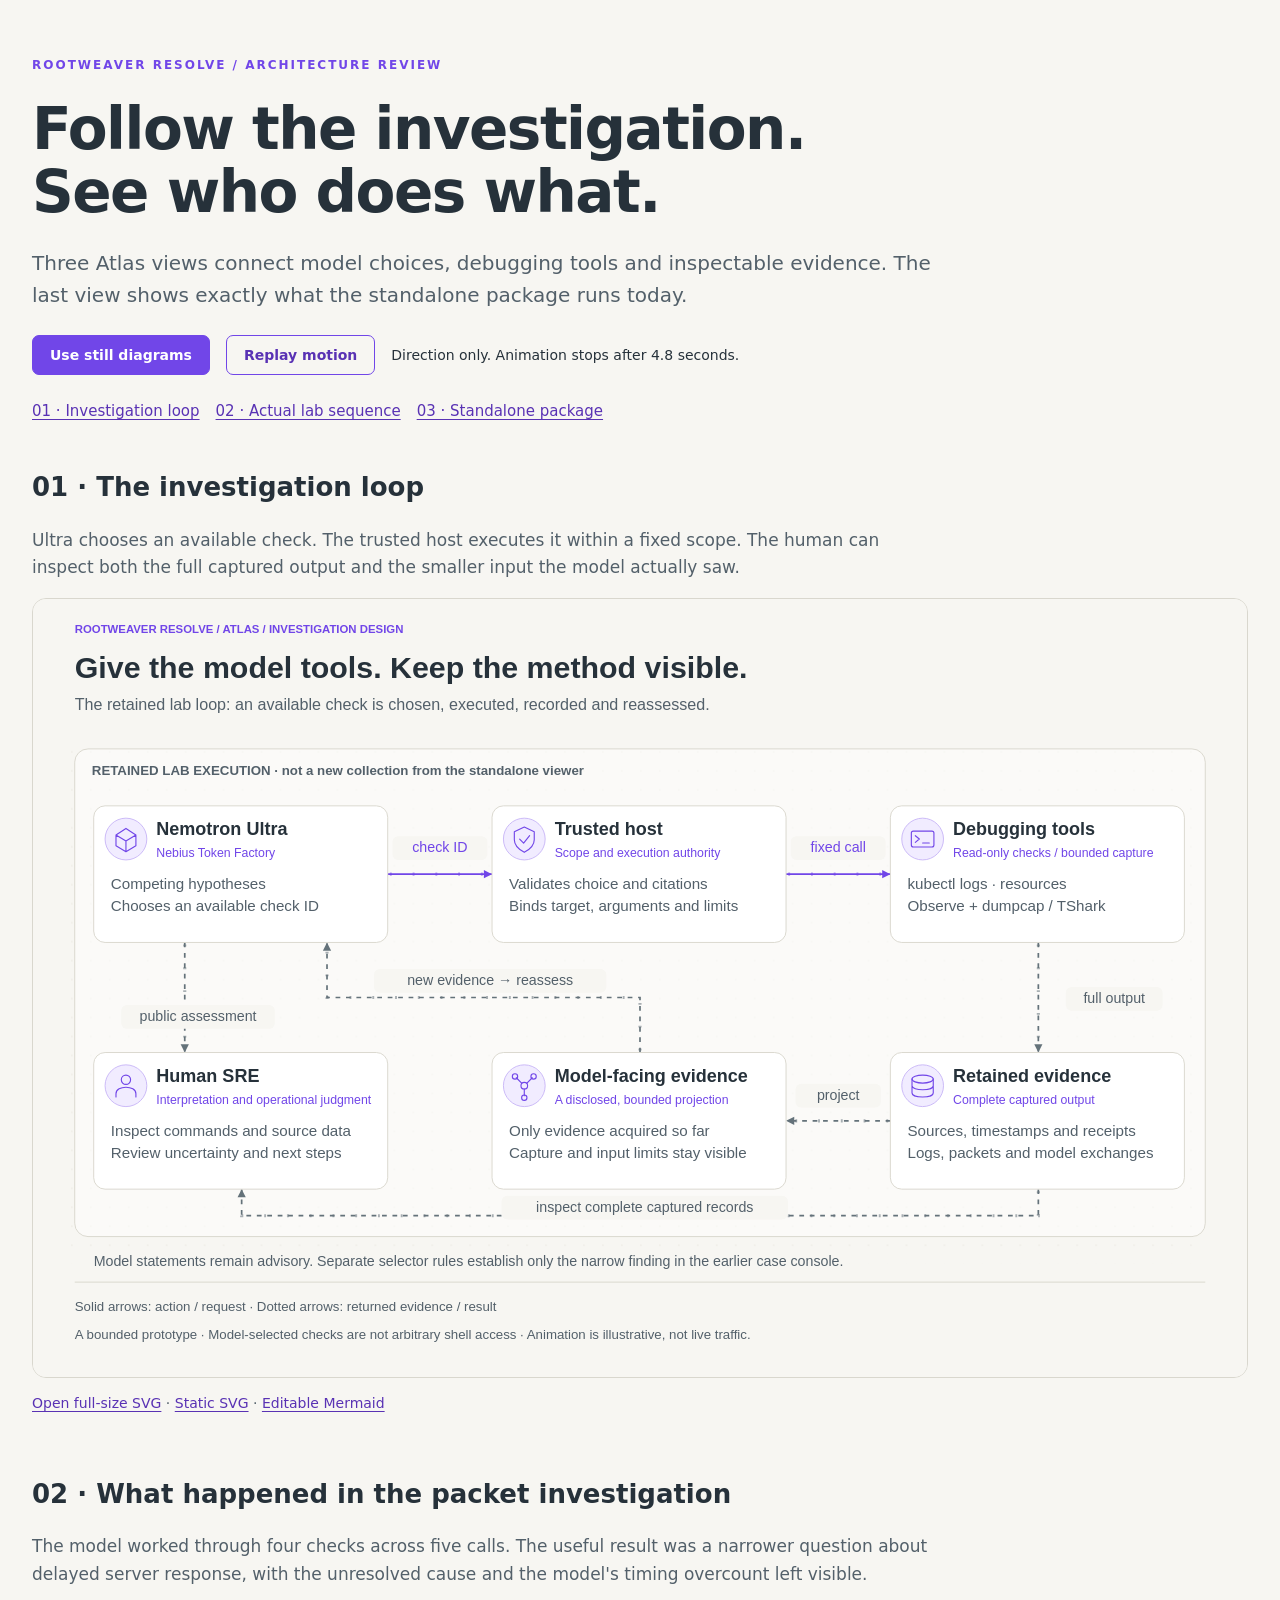
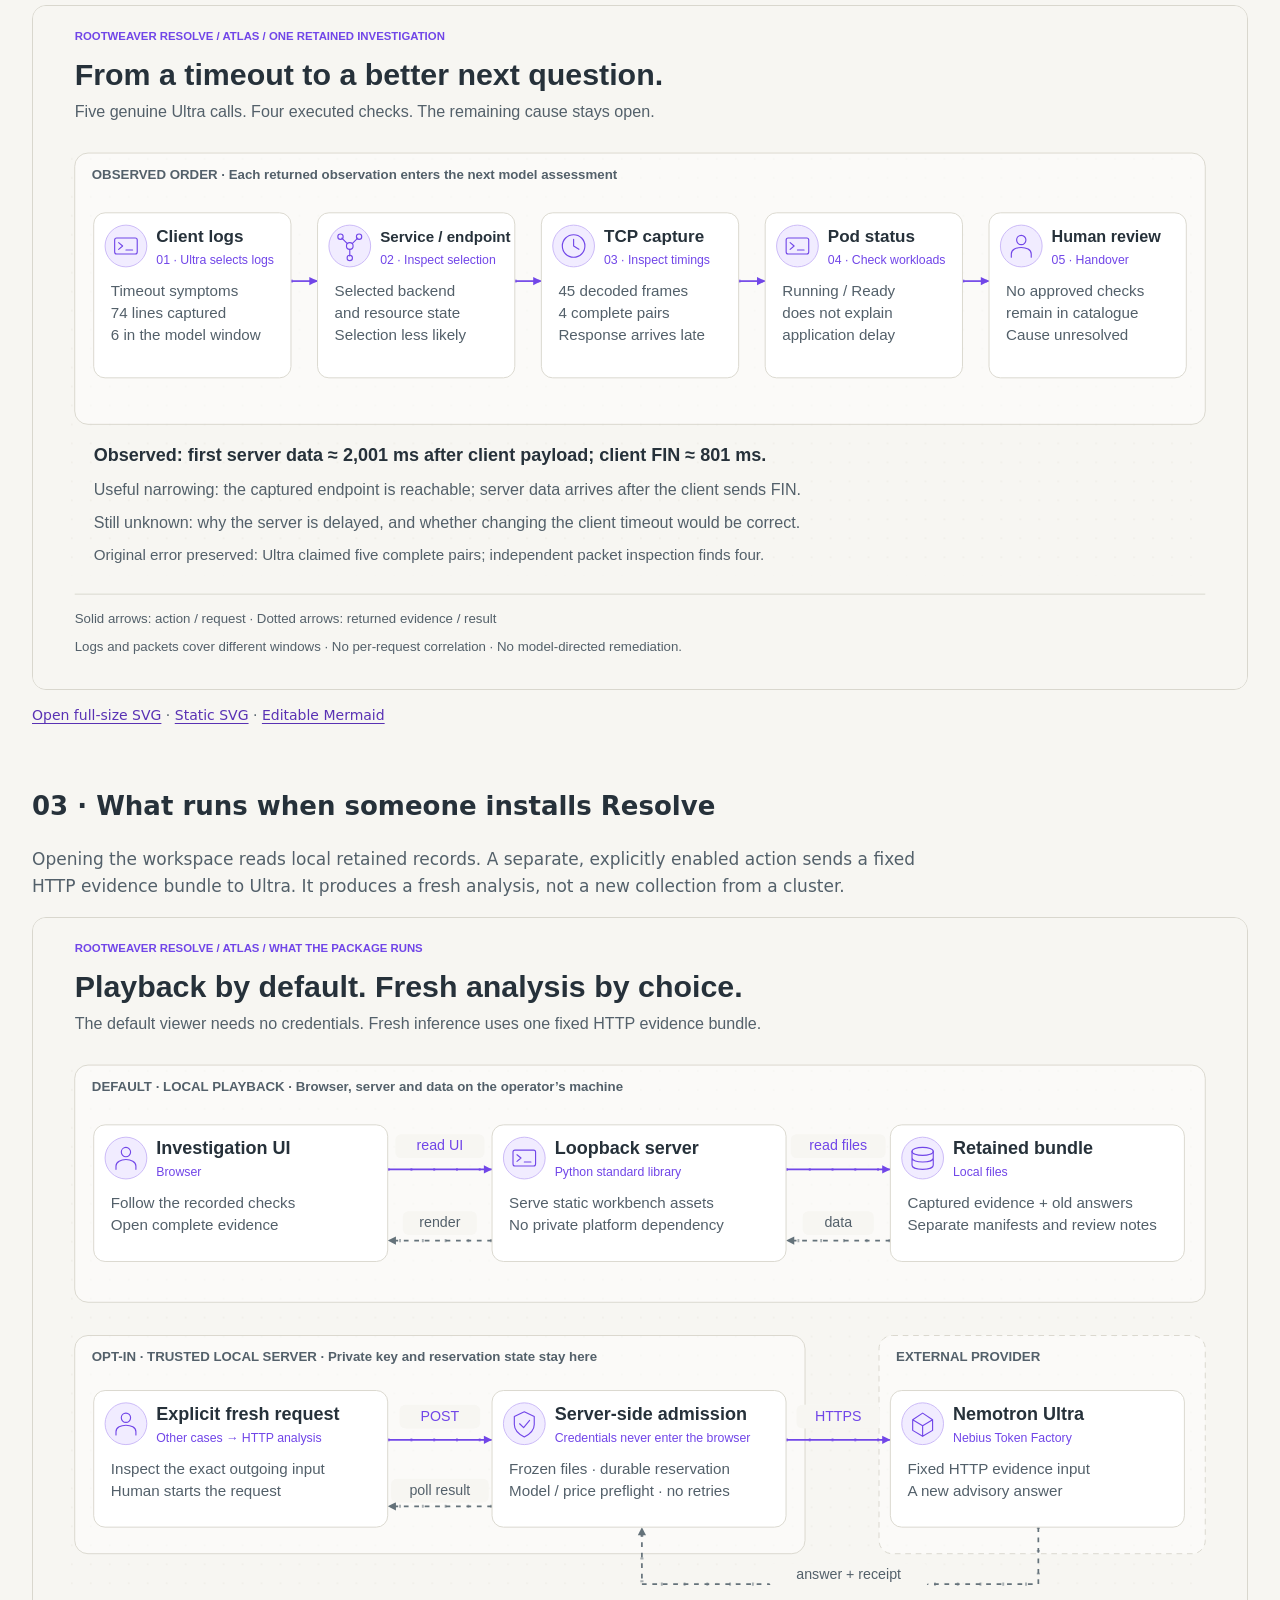
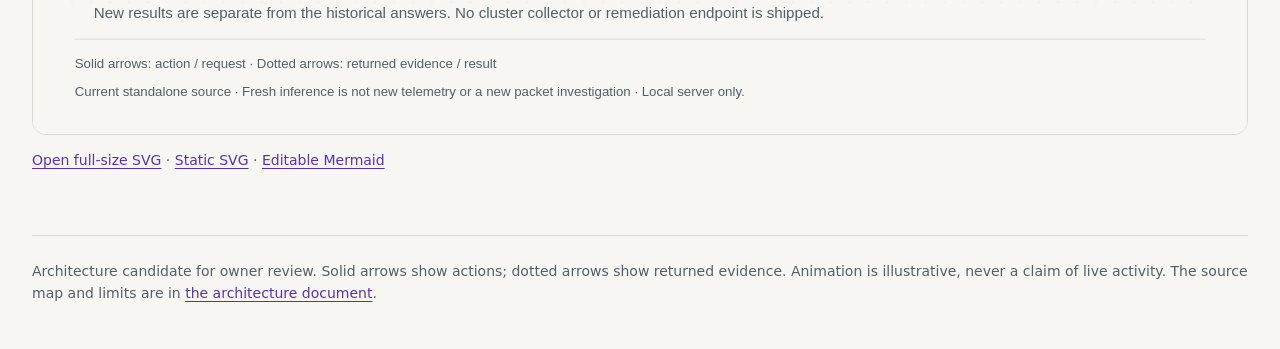
<file: docs/diagrams/index.html>
<!doctype html>
<html lang="en">
<meta charset="utf-8">
<meta name="viewport" content="width=device-width,initial-scale=1">
<meta http-equiv="Content-Security-Policy" content="default-src 'self'; img-src 'self'; script-src 'self'; style-src 'self'; object-src 'none'; base-uri 'none'">
<title>Resolve — Architecture in motion</title>
<link rel="stylesheet" href="review.css">
<script defer src="review.js"></script>
<main>
  <p class="eyebrow">ROOTWEAVER RESOLVE / ARCHITECTURE REVIEW</p>
  <h1>Follow the investigation.<br>See who does what.</h1>
  <p class="intro">Three Atlas views connect model choices, debugging tools and inspectable evidence. The last view shows exactly what the standalone package runs today.</p>
  <div class="toolbar">
    <button id="motion" type="button" aria-pressed="false">Use still diagrams</button>
    <button id="replay" type="button">Replay motion</button>
    <span id="state" role="status">Direction only. Animation stops after 4.8 seconds.</span>
  </div>
  <nav aria-label="Diagram navigation"><a href="#loop">01 · Investigation loop</a><a href="#case">02 · Actual lab sequence</a><a href="#package">03 · Standalone package</a></nav>
  <p class="pan-hint">Swipe each diagram sideways to follow the flow. With a keyboard, focus the diagram and use the arrow keys.</p>
  <article id="loop">
    <h2>01 · The investigation loop</h2>
    <p>Ultra chooses an available check. The trusted host executes it within a fixed scope. The human can inspect both the full captured output and the smaller input the model actually saw.</p>
    <div class="canvas" tabindex="0" role="region" aria-label="Investigation loop diagram; scroll horizontally on a small screen"><img data-view="investigation-loop" src="investigation-loop.svg" alt="Historical lab loop: Ultra proposes a check ID; the host executes fixed scoped tools; complete evidence is retained; a bounded projection returns for reassessment; the human reviews the evidence and public assessment."></div>
    <p class="links"><a href="investigation-loop.svg">Open full-size SVG</a> · <a href="investigation-loop.static.svg">Static SVG</a> · <a href="investigation-loop.mmd">Editable Mermaid</a></p>
  </article>
  <article id="case">
    <h2>02 · What happened in the packet investigation</h2>
    <p>The model worked through four checks across five calls. The useful result was a narrower question about delayed server response, with the unresolved cause and the model's timing overcount left visible.</p>
    <div class="canvas" tabindex="0" role="region" aria-label="Actual investigation sequence; scroll horizontally on a small screen"><img data-view="packet-investigation" src="packet-investigation.svg" alt="Actual retained order: client logs, Service and endpoints, TCP capture, Pod status, human handover. Four complete timings show server data around 2001 milliseconds after client payload and client FIN around 801 milliseconds. Cause unresolved."></div>
    <p class="links"><a href="packet-investigation.svg">Open full-size SVG</a> · <a href="packet-investigation.static.svg">Static SVG</a> · <a href="packet-investigation.mmd">Editable Mermaid</a></p>
  </article>
  <article id="package">
    <h2>03 · What runs when someone installs Resolve</h2>
    <p>Opening the workspace reads local retained records. A separate, explicitly enabled action sends a fixed HTTP evidence bundle to Ultra. It produces a fresh analysis, not a new collection from a cluster.</p>
    <div class="canvas" tabindex="0" role="region" aria-label="Standalone runtime paths; scroll horizontally on a small screen"><img data-view="standalone-paths" src="standalone-paths.svg" alt="Default: browser reads the loopback server and retained local assets. Opt-in: explicit POST passes server-side admission and a durable reservation before Nebius inference; result receipts remain separate. No cluster collector or remediation endpoint is shipped."></div>
    <p class="links"><a href="standalone-paths.svg">Open full-size SVG</a> · <a href="standalone-paths.static.svg">Static SVG</a> · <a href="standalone-paths.mmd">Editable Mermaid</a></p>
  </article>
  <footer>Architecture candidate for owner review. Solid arrows show actions; dotted arrows show returned evidence. Animation is illustrative, never a claim of live activity. The source map and limits are in <a href="../ARCHITECTURE.md">the architecture document</a>.</footer>
</main>
</html>
</file>
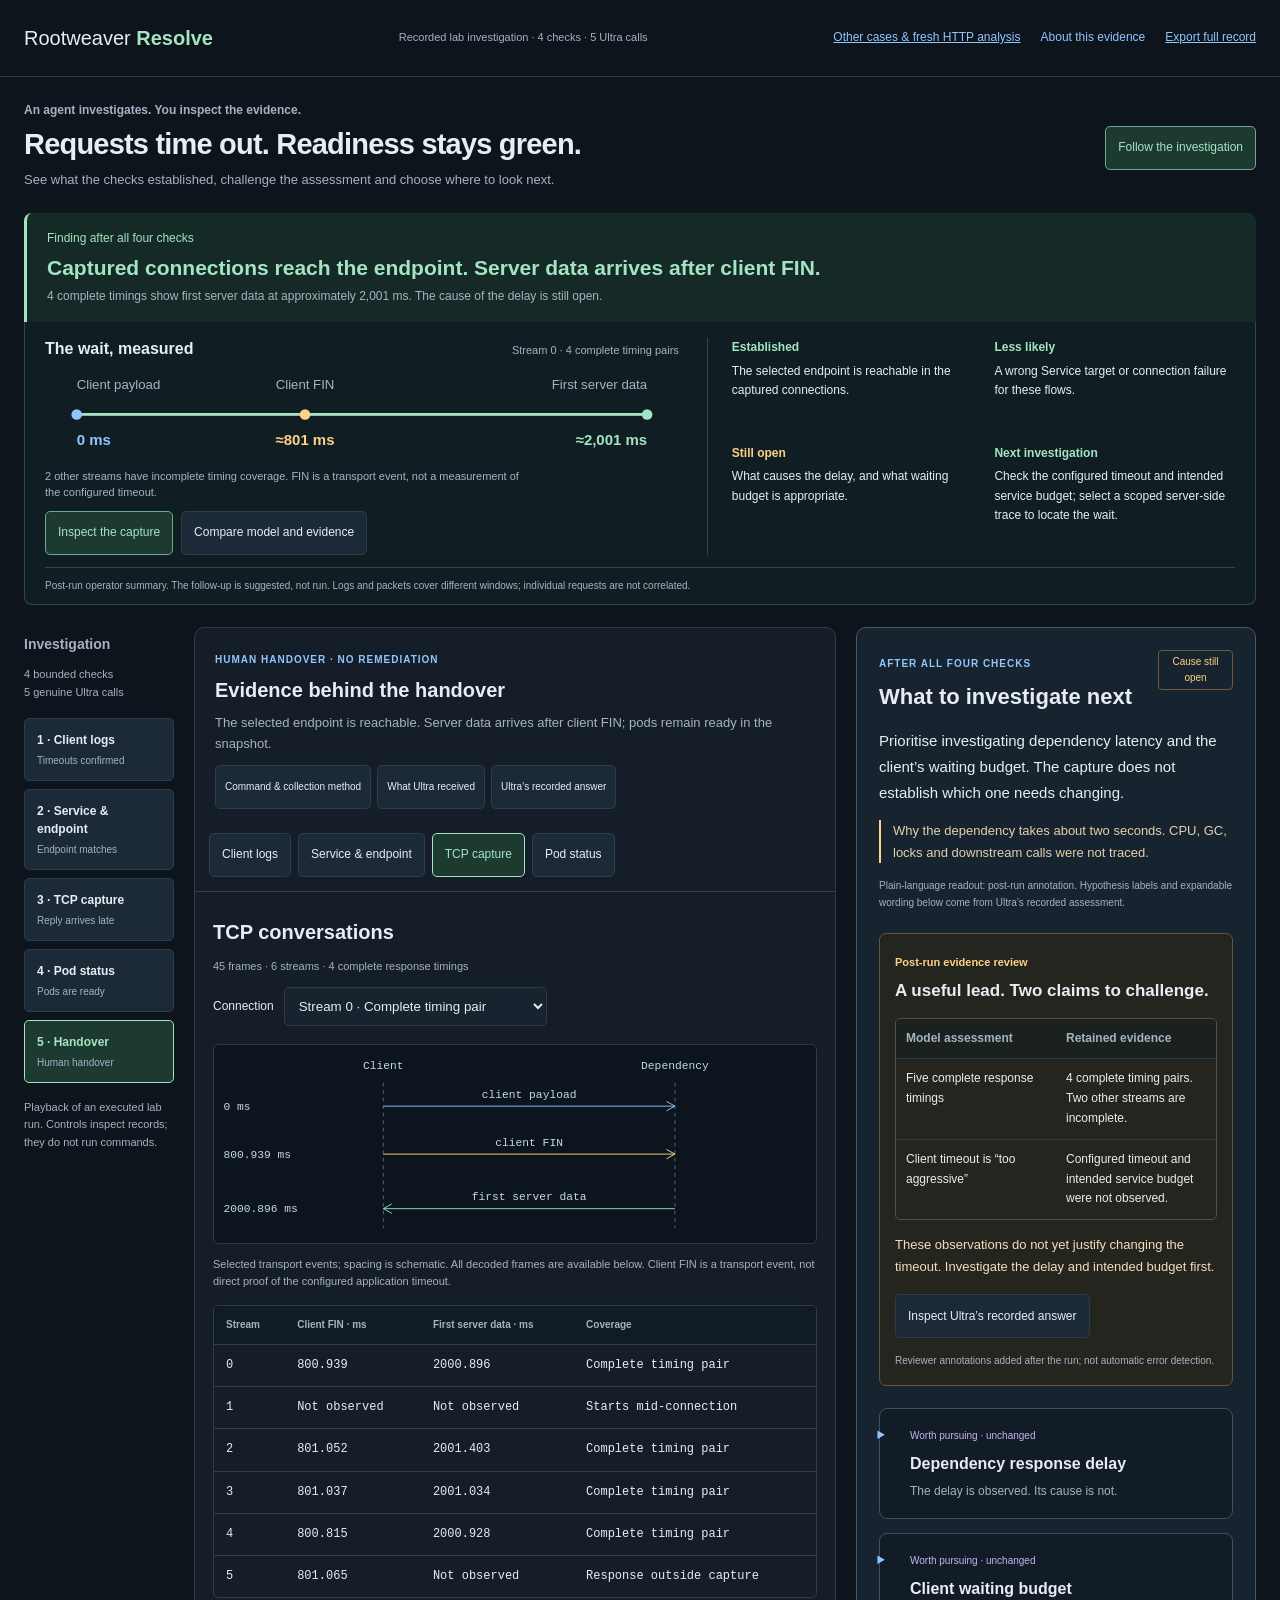
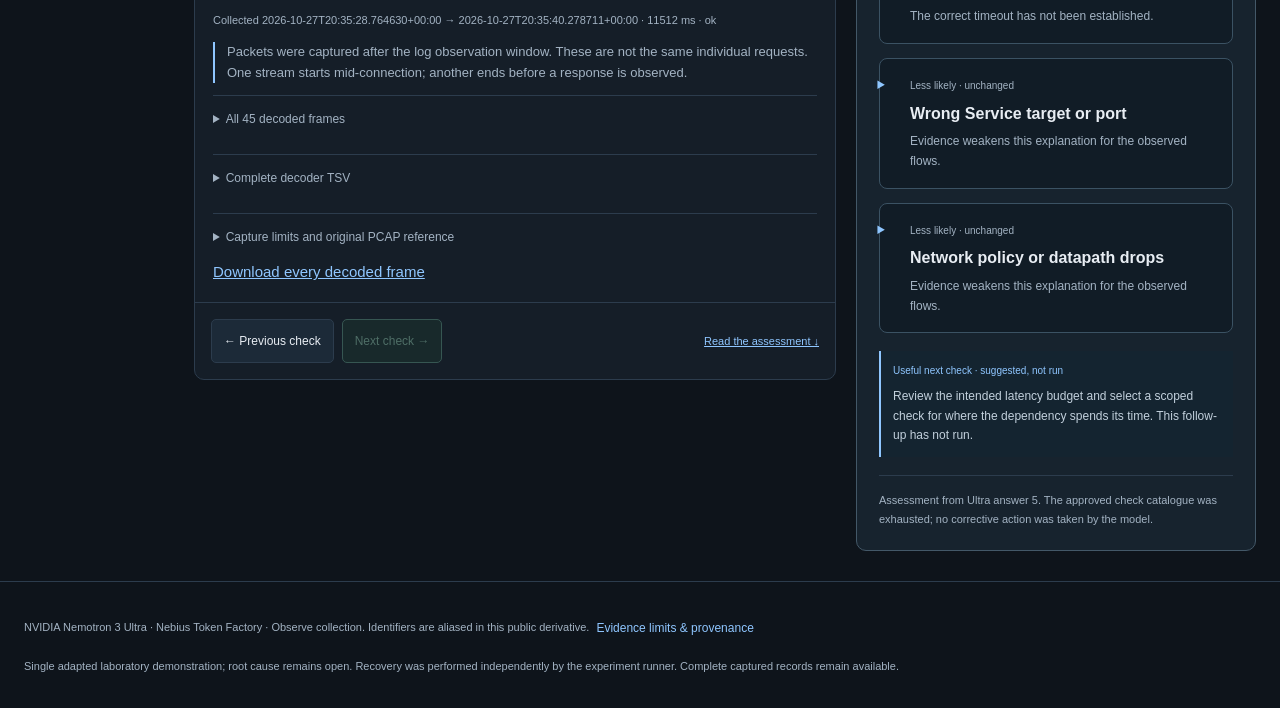
<file: src/rootweaver_resolve/workspace/index.html>
<!doctype html>
<html lang="en"><head><meta charset="utf-8"><meta name="viewport" content="width=device-width,initial-scale=1"><title>Rootweaver Resolve · Evidence workbench</title><link rel="icon" href="favicon.svg" type="image/svg+xml"><link rel="stylesheet" href="workbench.css"></head>
<body><a class="skip" href="#workspace">Skip to evidence</a>
<header><a class="brand" href="./">Rootweaver <b>Resolve</b></a><span class="run-badge">Recorded lab investigation · 4 checks · 5 Ultra calls</span><nav aria-label="Workspace"><a href="cases.html">Other cases &amp; fresh HTTP analysis</a><button id="about">About this evidence</button><a href="data/investigation/session.json" download="resolve-investigation.json">Export full record</a></nav></header>
<main><section class="case-heading"><div><span class="eyebrow">An agent investigates. You inspect the evidence.</span><h1>Requests time out. Readiness stays green.</h1><p>See what the checks established, challenge the assessment and choose where to look next.</p></div><button id="start" class="primary">Follow the investigation</button></section>
<div class="finding" role="region" aria-label="Current finding"><span id="finding-stage">Finding after all four checks</span><strong id="finding">Loading retained evidence…</strong><span id="finding-limit"></span></div>
<section id="overview" class="finding-overview" aria-label="Measured packet finding and handover" hidden></section>
<nav class="mobile-jumps" aria-label="Jump to investigation detail"><a href="#workspace">Inspect the evidence ↓</a><a href="#assessment-title">Read the assessment ↓</a></nav>
<p id="load-status" role="status">Loading the recorded investigation.</p>
<div id="app" class="workbench" hidden>
<aside class="steps"><h2>Investigation</h2><p class="scope">4 bounded checks<br>5 genuine Ultra calls</p><nav id="check-list" aria-label="Recorded investigation checks"></nav><p class="scope">Playback of an executed lab run. Controls inspect records; they do not run commands.</p></aside>
<section id="workspace" class="workspace" tabindex="-1" aria-label="Evidence workspace"><div class="check-heading"><span id="check-stage" class="eyebrow"></span><h2 id="check-title"></h2><p id="check-result"></p><div class="check-actions"><button id="method">Command &amp; collection method</button><button id="model-input">What Ultra received</button><button id="model-answer">Ultra’s recorded answer</button></div></div><div id="signal-tabs" class="signal-tabs" aria-label="Available evidence views"></div><p id="evidence-status" class="evidence-selection" role="status" hidden></p><div id="mobile-assessment" class="mobile-assessment" hidden></div><div id="evidence" class="pane"></div><div class="step-actions"><button id="previous">← Previous check</button><button id="next" class="primary">Next check →</button><a href="#assessment-title">Read the assessment ↓</a></div></section>
<aside id="assessment" class="theories assessment-panel" aria-labelledby="assessment-title"></aside>
</div></main>
<footer>NVIDIA Nemotron 3 Ultra · Nebius Token Factory · Observe collection. Identifiers are aliased in this public derivative. <button id="limits">Evidence limits &amp; provenance</button><p>Single adapted laboratory demonstration; root cause remains open. Recovery was performed independently by the experiment runner. Complete captured records remain available.</p></footer>
<dialog id="drawer" aria-labelledby="drawer-title"><div class="drawer-heading"><h2 id="drawer-title"></h2><button id="close-drawer" aria-label="Close evidence details">Close ×</button></div><div id="drawer-body"></div></dialog>
<script type="module" src="workbench.mjs"></script></body></html>
</file>
<file: docs/diagrams/review.css>
*{box-sizing:border-box}.pan-hint{display:none}@media(max-width:1100px){.pan-hint{display:block;font-size:14px}}html{scroll-behavior:smooth}body{margin:0;background:#f7f6f2;color:#26313a;font:17px/1.6 system-ui,sans-serif}main{max-width:1376px;margin:auto;padding:44px 32px}.eyebrow{color:#7146e8;font:700 12px/1.5 system-ui;letter-spacing:2px}h1{font-size:clamp(36px,5vw,58px);line-height:1.08;letter-spacing:-1.5px;margin:24px 0}h2{font-size:26px;line-height:1.3}p{max-width:900px;color:#53606a}.intro{font-size:20px}.toolbar,nav{display:flex;align-items:center;gap:16px;flex-wrap:wrap;margin:24px 0}button{font:600 14px system-ui;padding:11px 17px;border:1px solid #7146e8;border-radius:7px;background:#7146e8;color:white;cursor:pointer}#replay{background:transparent;color:#5932b4}button:disabled{opacity:.6;cursor:default}a{color:#5932b4;text-underline-offset:3px}nav a{font-size:15px}#state,.links,footer{font-size:14px}article{margin:48px 0 64px;scroll-margin-top:24px}.canvas{overflow:auto;border:1px solid #d9d7ce;border-radius:14px;background:#f7f6f2}.canvas img{display:block;width:100%;min-width:1050px;height:auto}button:focus-visible,a:focus-visible,.canvas:focus-visible{outline:3px solid #7146e8;outline-offset:4px}footer{border-top:1px solid #d9d7ce;padding-top:24px;color:#53606a}@media(max-width:600px){main{padding:25px 16px}h1{font-size:38px}.intro{font-size:18px}article{margin:36px 0}nav{gap:9px;align-items:flex-start;flex-direction:column}}@media(prefers-reduced-motion:reduce){html{scroll-behavior:auto}}@media print{button,nav{display:none}.canvas{overflow:visible}.canvas img{min-width:0}article{break-inside:avoid}main{padding:0}}
</file>
<file: src/rootweaver_resolve/workspace/workbench.css>
:root{color-scheme:dark;--bg:#0e141b;--panel:#151e28;--border:#2c3c4d;--ink:#e8edf3;--muted:#a3b3c3;--blue:#8fc6ff;--green:#a3e4c2;--amber:#ffd086}*{box-sizing:border-box}body{margin:0;background:var(--bg);color:var(--ink);font:15px/1.6 -apple-system,BlinkMacSystemFont,'Segoe UI',sans-serif}header,main,footer,.option-nav{max-width:1600px;margin:auto}header{padding:24px 32px;display:flex;align-items:center;justify-content:space-between;gap:15px;border-bottom:1px solid var(--border)}a{color:var(--blue)}.brand{color:var(--ink);text-decoration:none;font-size:20px}.brand b{color:var(--green)}.prototype{font-size:10px;letter-spacing:.1em;color:var(--muted)}main{padding:0 32px}.option-nav{display:flex;gap:7px;flex-wrap:wrap;padding:16px 32px}.option-nav a{padding:9px 13px;border:1px solid var(--border);border-radius:6px;color:var(--muted);text-decoration:none;font-size:12px}.option-nav a[aria-current]{border-color:var(--green);background:#19342d;color:var(--green)}.intro{padding:24px 0 30px;max-width:980px}.eyebrow{font-size:10px;font-weight:650;letter-spacing:.1em;color:var(--blue)}h1{font-size:40px;line-height:1.2;letter-spacing:-.8px;margin:12px 0 16px;font-weight:620}h2{font-size:20px;line-height:1.4;margin:8px 0 12px}h3{font-size:14px;margin:8px 0}p{margin:8px 0;color:var(--muted)}.intro>p{max-width:80ch;font-size:16px}.intro .tradeoff{font-size:13px;border-left:2px solid var(--border);padding-left:14px;margin-top:16px}.options-grid{display:grid;grid-template-columns:repeat(3,minmax(0,1fr));gap:18px}.option-card{min-width:0;text-decoration:none;color:var(--ink);border:1px solid var(--border);border-radius:12px;padding:22px;background:var(--panel)}.option-card:hover{border-color:var(--blue)}.option-card.recommended{border-color:#75ac99;background:linear-gradient(120deg,#173028,#151e28)}.option-card h2{font-size:23px;margin-top:12px}.option-card small{color:var(--green);font-size:12px}.option-card p{font-size:14px;min-height:45px}.mini{height:170px;padding:16px;background:#0a1016;border:1px solid var(--border);border-radius:7px;font:11px/1.9 ui-monospace,Menlo,monospace;margin:22px 0;color:var(--muted)}.mini b,.mini i{display:block;font-style:normal;font-weight:400}.mini b{color:var(--green)}.mini hr{border:0;border-top:1px solid var(--border);margin:12px 0}.bench-mini{display:grid;grid-template-columns:1fr 2fr 1fr;gap:7px;padding:12px 8px;font-size:9px}.bench-mini>div{border-right:1px solid var(--border);padding-right:6px}.bench-mini>div:last-child{border:0}.research-note{padding:26px 0;margin-top:24px;border-top:1px solid var(--border)}.research-note>p{max-width:95ch}.sources{display:grid;grid-template-columns:repeat(2,minmax(0,1fr));gap:18px;padding:0;list-style:none}.sources li{border-left:2px solid var(--border);padding-left:14px}.sources p{font-size:13px;max-width:55ch}.sources a{font-size:14px}.finding{border-left:3px solid var(--green);background:#18302b;padding:13px 18px;display:flex;flex-wrap:wrap;gap:10px 20px;margin-bottom:22px;font-size:13px}.finding>span{color:var(--muted)}.finding>strong{color:var(--green)}.workbench{display:grid;grid-template-columns:150px minmax(0,1fr) 250px;gap:18px;align-items:start}.steps{padding:10px 4px;color:var(--muted);font-size:12px}.steps ol{padding-left:18px}.steps li{margin:18px 0}.workspace,.theories,.terminal,.notebook-cell{background:var(--panel);border:1px solid var(--border);border-radius:10px;min-width:0}.signal-tabs{display:flex;gap:7px;padding:14px;border-bottom:1px solid var(--border);flex-wrap:wrap}button{font:inherit;min-height:44px;color:var(--ink);background:#1c2a38;border:1px solid var(--border);border-radius:5px;padding:8px 12px;cursor:pointer;font-size:12px}button[aria-pressed=true]{background:#1d3a31;border-color:var(--green);color:var(--green)}.pane{padding:22px}.signal-head{display:flex;align-items:start;justify-content:space-between;gap:12px;margin-bottom:15px}.tag{font-size:10px;color:var(--green);border:1px solid #416351;border-radius:4px;padding:3px 7px;white-space:nowrap}.command{padding:12px 14px;background:#0a1119;border:1px solid var(--border);border-radius:5px;color:#b3d7ff;margin:12px 0;overflow-wrap:anywhere;font-size:12px}.command code{font:12px/1.6 ui-monospace,Menlo,monospace}.command>span{display:block;margin-top:8px;color:var(--muted);font-size:11px}.scope,.caption{font-size:11px;color:var(--muted);margin:12px 0;line-height:1.6}.table-scroll{width:100%;overflow:auto;border:1px solid var(--border);border-radius:5px;margin:14px 0}table{width:100%;border-collapse:collapse;font-size:12px;text-align:left;font-variant-numeric:tabular-nums}td,th{padding:11px 12px;border-bottom:1px solid var(--border);vertical-align:top}th{font-size:10px;color:var(--muted);font-weight:550;white-space:nowrap;background:#111b25}td{font-family:ui-monospace,Menlo,monospace;white-space:nowrap}tbody tr:last-child td{border-bottom:0}tbody tr:hover{background:#1a2a38}.amber{color:var(--amber)}details{border-top:1px solid var(--border);margin-top:12px;padding-top:2px;min-width:0}summary{cursor:pointer;font-size:12px;padding:12px 0;min-height:44px;color:var(--muted)}pre{white-space:pre;overflow:auto;max-height:500px;font:12px/1.8 ui-monospace,Menlo,monospace;border:1px solid var(--border);background:#0a1119;padding:16px;border-radius:5px;tab-size:2}.terminal-lines{color:#d9e5f2;font-size:13px;line-height:2;max-height:none}.evidence-links{display:flex;gap:12px;flex-wrap:wrap;font-size:11px;margin-top:18px}.evidence-links a{padding:8px 0;min-height:36px}.theories{padding:18px}.theories h2{font-size:17px}.theory{border-top:1px solid var(--border);padding:17px 0}.theory p,.next p{font-size:12px}.theory .tag{color:#c5b4f4;border-color:#625779}.theory.dim .tag{color:var(--muted);border-color:var(--border)}.next{margin-top:10px;border-left:2px solid var(--amber);padding-left:12px;font-size:12px}.next small{font-size:10px;color:var(--amber)}.transcript{max-width:1150px;margin:auto}.terminal,.notebook-cell{padding:25px;margin:0 0 22px}.interpretation{border-left:2px solid var(--blue);padding:8px 12px;margin-top:18px;font-size:13px;color:var(--muted)}.interpretation b{color:var(--blue);margin-right:12px}.notebook{max-width:1080px;margin:auto}.notebook-cell>h2{font-size:23px}.answer{font-size:14px}.ladder{border:1px solid var(--border);border-radius:6px;background:#0c151e;margin:18px 0 10px}.ladder svg{width:100%;display:block}.ladder text{fill:#c6d8e9;font:12px ui-monospace,Menlo,monospace}footer{padding:36px 32px;color:var(--muted);font-size:11px;border-top:1px solid var(--border);margin-top:30px}a:focus-visible,button:focus-visible,summary:focus-visible{outline:3px solid var(--amber);outline-offset:4px}[hidden]{display:none!important}.research-note td{white-space:normal;font-family:inherit}
@media(max-width:1150px){.workbench{grid-template-columns:minmax(0,1fr) 250px}.steps{display:none}.mini{font-size:10px}.bench-mini{font-size:8px}.option-card{padding:16px}.option-card h2{font-size:21px}}
@media(max-width:850px){header{padding:18px;align-items:start}.brand{font-size:18px}.prototype{max-width:140px;text-align:right;font-size:9px}.option-nav{padding:14px 18px;gap:5px}.option-nav a{font-size:11px;padding:8px 9px}main{padding:0 18px}h1{font-size:30px}.intro{padding:16px 0 22px}.intro>p{font-size:14px}.options-grid{grid-template-columns:1fr}.option-card h2{font-size:24px}.mini{font-size:12px}.bench-mini{font-size:10px}.option-card p{min-height:0}.workbench{grid-template-columns:1fr}.theories{order:2}.pane,.terminal,.notebook-cell{padding:16px}.signal-head{flex-direction:column;gap:4px}.signal-head h2{font-size:20px}.sources{grid-template-columns:1fr}.table-scroll td,.table-scroll th{padding:10px}.research-note{overflow:auto}.finding{display:grid;gap:5px}footer{padding:24px 18px}}
@media(prefers-reduced-motion:reduce){*{scroll-behavior:auto!important;animation:none!important}}

.workbench{grid-template-columns:118px minmax(0,1fr) minmax(345px,390px);gap:20px}.assessment-panel{padding:22px;background:#17232e;border-color:#435868}.assessment-heading{display:flex;gap:10px;align-items:start;justify-content:space-between}.assessment-heading h2{font-size:21px;line-height:1.35;margin:8px 0 16px}.assessment-heading .tag{white-space:normal;max-width:75px;flex-shrink:0;color:var(--amber);border-color:#6f5a38;text-align:center;font-size:10px}.assessment-lead{font-size:15px;line-height:1.7;color:var(--ink);margin:0 0 13px}.assessment-limit{font-size:13px;line-height:1.65;border-left:2px solid var(--amber);padding-left:12px;color:#e3d0ad;margin:14px 0}.attribution{font-size:10px;line-height:1.65;color:var(--muted);margin:15px 0 22px}.hypothesis-detail{border:1px solid #3b5263;background:#111c26;border-radius:8px;padding:0;margin:14px 0}.hypothesis-detail>summary{padding:16px;list-style-position:outside;margin-left:14px;color:var(--ink);font-size:14px}.hypothesis-detail>summary::marker{color:var(--blue)}.hypothesis-detail>summary strong{display:block;font-size:16px;line-height:1.4;margin:7px 0}.hypothesis-kicker{font-size:9px;letter-spacing:.08em;color:#c6b4f4}.summary-context{display:block;font-size:12px;line-height:1.65;font-weight:400;color:var(--muted)}.hypothesis-body{padding:0 17px 17px}.hypothesis-body h3{font-size:12px;color:#cadce9;margin:19px 0 6px}.hypothesis-body p{font-size:13px;line-height:1.7;margin:7px 0}.evidence-jump{display:block;text-align:left;color:var(--blue);background:#142738;border-color:#334e65;font-size:11px;padding:9px 11px;width:100%;min-height:42px;margin:8px 0;line-height:1.5}.evidence-jump span{float:right}.evidence-jump:hover{border-color:var(--blue);background:#1c3448}.proposed-check{padding:12px;border-left:2px solid var(--blue);background:#142430;margin:18px 0}.proposed-check>span{display:block;font-size:10px;color:var(--blue)}.proposed-check p{font-size:12px;color:#c2d0dc;margin-bottom:0}.verbatim{margin-top:15px}.verbatim summary{font-size:11px;color:var(--muted);line-height:1.6}.verbatim blockquote{margin:12px 0;padding-left:13px;border-left:2px solid #8571a8;font-size:12px;line-height:1.7;color:#d1c7e5}.verbatim .original-label{font-size:10px;color:#c6b4f4}.verbatim .review-correction{font-size:11px;padding:10px;border:1px solid #6f5a38;border-radius:5px;color:#ebd4ad}.review-correction strong{display:block;margin-bottom:4px}.less-likely{margin-top:22px}.less-likely>summary strong{display:block;font-size:13px;color:var(--ink)}.less-likely>summary span{display:block;font-size:11px;margin-top:5px}.assessment-footer{font-size:11px;line-height:1.7;margin:18px 0 0;padding-top:15px;border-top:1px solid var(--border)}.evidence-selection{padding:10px 16px;background:#19372d;color:var(--green);font-size:12px;border-bottom:1px solid #3d6855;margin:0}.evidence-focus{outline:3px solid var(--blue);outline-offset:4px}.intro{padding-bottom:22px}.intro>h1{max-width:29ch;font-size:34px}.steps{font-size:12px}.workspace .pane{padding:18px}
@media(max-width:1250px){.workbench{grid-template-columns:minmax(0,1fr) 350px;gap:16px}.steps{display:none}.assessment-panel{padding:18px}}
@media(max-width:1000px){.workbench{grid-template-columns:minmax(0,1fr)}.assessment-panel{width:100%;max-width:none}.assessment-heading .tag{max-width:none}.assessment-lead{max-width:75ch}.assessment-panel .hypothesis-detail,.assessment-panel .less-likely{max-width:none}.assessment-panel .hypothesis-body p{max-width:75ch}}
@media(max-width:600px){.intro>h1{font-size:28px}.assessment-panel{padding:17px}.assessment-heading h2{font-size:21px}.assessment-heading .tag{max-width:76px}.hypothesis-detail>summary{padding:15px 12px;margin-left:17px}.hypothesis-detail>summary strong{font-size:17px}.hypothesis-body{padding:0 15px 17px}.hypothesis-body p{font-size:14px}.summary-context{font-size:13px}.evidence-jump{min-height:44px;font-size:12px}.proposed-check p{font-size:13px}.verbatim blockquote{font-size:13px}}

/* Integrated workbench: retain Option B proportions with a compact incident header. */
header{padding:16px 24px;max-width:none}header nav{display:flex;gap:16px;align-items:center;font-size:12px}header nav button,footer button{background:none;border:0;color:var(--blue);padding:4px;font-size:12px}main{max-width:1800px;padding:0 24px}.run-badge{font-size:10px;color:var(--muted);letter-spacing:.06em}.case-heading{display:flex;justify-content:space-between;align-items:center;gap:24px;padding:24px 0 16px}.case-heading h1{font-size:29px;margin:6px 0 8px}.case-heading p{font-size:13px}.primary{border-color:#69aa91;background:#1d3a31;color:var(--green)}.finding{margin-bottom:18px}.workbench{grid-template-columns:160px minmax(0,1fr) minmax(345px,390px)}.steps{padding:0}.steps h2{font-size:14px}.steps nav{display:grid;gap:8px;margin:16px 0}.steps button{text-align:left;line-height:1.5;padding:12px;display:block;width:100%;font-size:12px}.steps button strong,.steps button small{display:block}.steps button small{font-size:10px;color:var(--muted);margin-top:4px}.steps button[aria-current=step]{border-color:var(--green);background:#1d3a31;color:var(--green)}.check-heading{padding:18px 20px 10px}.check-heading h2{font-size:20px;margin:6px 0}.check-heading p{font-size:13px;line-height:1.65}.check-actions{display:flex;gap:6px;flex-wrap:wrap;margin-top:12px}.check-actions button{font-size:10px;padding:7px 9px}.signal-tabs button{font-size:12px}.step-actions{padding:16px;border-top:1px solid var(--border);display:flex;align-items:center;gap:8px;flex-wrap:wrap}.step-actions a{margin-left:auto;font-size:11px}.step-actions button:disabled{opacity:.4;cursor:default}.log-controls{display:flex;gap:12px;align-items:center;flex-wrap:wrap;font-size:12px}.log-controls input[type=search]{width:min(100%,220px);background:#0a1119;border:1px solid var(--border);color:var(--ink);padding:12px;border-radius:5px}.log-controls input[type=checkbox]{accent-color:var(--green)}.pane h3{font-size:15px}.pane .summary-note{font-size:13px;border-left:2px solid var(--blue);padding-left:12px}.table-scroll:focus{outline:3px solid var(--blue);outline-offset:3px}.stream-choice{display:flex;align-items:center;gap:10px;font-size:12px}.stream-choice select{background:#17232e;color:var(--ink);padding:10px;border:1px solid var(--border);border-radius:5px}.model-caveat{border:1px solid #6f5a38;background:#302719;padding:12px;font-size:12px;color:#ecd5ab;border-radius:6px;margin:14px 0}.model-caveat strong{display:block;margin-bottom:5px}.model-stage{font-size:11px;color:var(--muted)}.hypothesis-body .model-explanation{font-size:13px;color:#ddd3ee}.hypothesis-status{font-size:10px;color:#c6b4f4}.hypothesis-status.weakened{color:var(--muted)}.scope time{white-space:nowrap}dialog{background:var(--panel);color:var(--ink);border:1px solid #587086;border-radius:10px;width:min(850px,calc(100vw - 30px));max-height:90vh;padding:0}dialog::backdrop{background:#030910cc}.drawer-heading{display:flex;position:sticky;top:0;z-index:1;justify-content:space-between;align-items:start;gap:12px;background:#182631;padding:20px;border-bottom:1px solid var(--border)}#drawer-body{padding:20px}#drawer-body p,#drawer-body li{font-size:13px;line-height:1.7}#drawer-body pre{max-height:55vh}#drawer-body dl{font-size:12px;display:grid;grid-template-columns:120px minmax(0,1fr);gap:9px}#drawer-body dd{margin:0;overflow-wrap:anywhere}.skip{position:absolute;left:16px;top:-100px;background:#fff;color:#000;padding:12px;z-index:100}.skip:focus{top:10px}button:focus-visible,a:focus-visible,summary:focus-visible,input:focus-visible,select:focus-visible{outline:3px solid var(--amber);outline-offset:3px}.assessment-panel h2{scroll-margin-top:20px}.assessment-panel{min-width:0}footer{max-width:1800px;padding:24px;font-size:11px}.scope strong{color:var(--ink)}
@media(max-width:1250px){.workbench{grid-template-columns:140px minmax(0,1fr) 340px;gap:14px}.steps{display:block}header nav{gap:10px}.run-badge{display:none}.assessment-panel{padding:16px}}
@media(max-width:1050px){.workbench{grid-template-columns:minmax(0,1fr) 340px}.steps{grid-column:1/-1}.steps nav{display:flex;margin:8px 0;gap:6px}.steps button{flex:1;width:auto;padding:9px}.steps>h2,.steps>p{display:none}.case-heading h1{font-size:26px}.case-heading{gap:12px}.case-heading>button{max-width:140px}}
@media(max-width:800px){header{padding:12px 16px;flex-wrap:wrap;gap:8px}header nav{width:100%;justify-content:space-between;font-size:10px;gap:8px}header nav button{font-size:10px}main{padding:0 14px}.case-heading{padding:18px 0 12px;display:block}.case-heading h1{font-size:25px}.case-heading>button{max-width:none;margin-top:8px}.workbench{grid-template-columns:minmax(0,1fr);gap:14px}.steps nav{display:grid;grid-template-columns:repeat(3,minmax(0,1fr))}.steps button{font-size:10px}.steps button small{font-size:9px}.check-heading{padding:16px 14px 8px}.check-heading h2{font-size:20px}.signal-tabs{padding:12px;gap:6px}.signal-tabs button{padding:8px;font-size:11px}.assessment-panel{order:initial;padding:17px}.finding{font-size:12px;padding:12px}.pane{padding:14px!important}dialog{width:100%;max-height:92dvh;margin:auto 0 0;border-radius:14px 14px 0 0}.drawer-heading,#drawer-body{padding:16px}.drawer-heading h2{font-size:18px}footer{padding:20px 14px}.log-controls input[type=search]{width:100%}}

.mobile-jumps{display:none}@media(max-width:800px){.mobile-jumps{display:flex;gap:12px;margin:0 0 14px;font-size:12px}.mobile-jumps a{display:inline-flex;align-items:center;min-height:44px;padding:7px 10px;border:1px solid var(--border);border-radius:5px}}

/* Finding-first review: one measured visual, then the original Option B trail. */
.case-heading{padding-top:20px;padding-bottom:14px}.case-heading .eyebrow{font-size:12px;letter-spacing:0;text-transform:none;color:var(--muted)}
.finding{display:grid;grid-template-columns:1fr;gap:5px;padding:16px 20px;margin-bottom:0;border-radius:8px 8px 0 0;background:#152a26}
.finding>strong{font-size:21px;line-height:1.4;font-weight:600;max-width:85ch}.finding>span{font-size:12px}.finding>span:first-child{color:var(--green)}
.finding-overview{display:grid;grid-template-columns:minmax(0,1.2fr) minmax(320px,1fr);gap:0 28px;background:#101e23;border:1px solid #2c4b45;border-top:0;border-radius:0 0 8px 8px;padding:16px 20px 10px;margin-bottom:22px}
.timing-heading{display:flex;align-items:baseline;justify-content:space-between;gap:10px}.timing-heading h2{font-size:16px;margin:0}.timing-coverage{font-size:11px;color:var(--muted)}
.timing-overview svg{display:block;width:100%;max-height:150px;margin-top:5px;overflow:visible}.timing-overview svg text{fill:var(--ink);font:600 17px -apple-system,BlinkMacSystemFont,'Segoe UI',sans-serif}.timing-overview svg .event-label{font-size:15px;font-weight:450;fill:var(--muted)}
.time-baseline{stroke:#3c555d;stroke-width:3}.time-reveal{stroke:var(--green);stroke-width:3;stroke-dasharray:1;stroke-dashoffset:0;animation:trace-time 1.8s ease-out 1}.timing-overview svg .payload{fill:var(--blue)}.timing-overview svg .fin{fill:var(--amber)}.timing-overview svg .response{fill:var(--green)}
@keyframes trace-time{from{stroke-dashoffset:1}to{stroke-dashoffset:0}}
.timing-limit{font-size:11px;line-height:1.5;max-width:78ch;margin:0 0 10px}.overview-actions{display:flex;flex-wrap:wrap;gap:8px}.overview-actions button{font-size:12px}
.outcome-readout{margin:0;display:grid;grid-template-columns:1fr 1fr;gap:14px 22px;padding:0 0 0 24px;border-left:1px solid #2c4b45}.outcome-readout div{min-width:0}.outcome-readout dt{font-size:12px;font-weight:650;color:var(--green);margin-bottom:4px}.outcome-readout div:nth-child(3) dt{color:var(--amber)}.outcome-readout dd{margin:0;font-size:12px;line-height:1.65;color:var(--ink)}
.overview-attribution{grid-column:1/-1;font-size:10px;color:var(--muted);margin:12px 0 0;padding-top:10px;border-top:1px solid #2c4b45}
.workbench{grid-template-columns:150px minmax(0,1fr) minmax(350px,400px)}.assessment-panel{background:#17232e}.assessment-heading h2{font-size:22px}.assessment-lead{font-size:15px;line-height:1.75}.hypothesis-detail>summary{font-size:13px}.hypothesis-detail>summary strong{font-size:16px}.hypothesis-status{text-transform:none;letter-spacing:0}
.model-comparison{margin:18px 0 22px;padding:15px;border:1px solid #66553b;border-radius:7px;background:#25251f;scroll-margin-top:20px}.model-comparison h3{font-size:17px;line-height:1.5;margin:5px 0 12px}.model-comparison .eyebrow{letter-spacing:0;font-size:11px;color:var(--amber)}.model-comparison table{table-layout:fixed}.model-comparison td,.model-comparison th{white-space:normal;font-family:inherit;overflow-wrap:anywhere;padding:10px;font-size:12px;line-height:1.65}.model-comparison th{background:#1b211f;color:var(--muted)}.model-comparison .table-scroll{border-color:#535044}.comparison-consequence{color:#f1dfbc;font-size:13px;line-height:1.7}.model-comparison .attribution{margin-bottom:0}.model-comparison button{margin-top:8px}
.mobile-assessment{display:none}.check-actions{margin-top:10px}.run-badge{letter-spacing:0;text-transform:none;font-size:11px}
@media(min-width:801px) and (max-width:1200px){.workbench{grid-template-columns:130px minmax(0,1fr) 340px;gap:14px}.finding-overview{grid-template-columns:1.15fr 1fr;gap:0 18px}.outcome-readout{padding-left:16px;gap:12px}.finding>strong{font-size:19px}}
@media(max-width:1050px){.workbench{grid-template-columns:minmax(0,1fr) 340px}.steps{grid-column:1/-1}.finding-overview{grid-template-columns:1fr}.outcome-readout{border-left:0;border-top:1px solid #2c4b45;padding:15px 0 0;margin-top:16px;grid-template-columns:repeat(4,1fr)}}
@media(max-width:800px){.case-heading{padding-top:14px}.case-heading h1{font-size:25px;line-height:1.25}.case-heading p{font-size:13px}.case-heading>button{margin-top:4px}.case-heading .eyebrow{font-size:11px}.finding{padding:13px 14px}.finding>strong{font-size:19px;line-height:1.45}.finding>span{font-size:11px}.finding-overview{padding:13px 14px 10px;margin-bottom:14px}.timing-heading{display:block}.timing-heading h2{font-size:15px}.timing-coverage{font-size:10px}.timing-overview svg{margin:10px -5px;width:calc(100% + 10px)}.timing-overview svg text{font-size:31px}.timing-overview svg .event-label{font-size:28px}.timing-limit{font-size:11px}.outcome-readout{grid-template-columns:1fr 1fr;gap:16px}.outcome-readout dd{font-size:12px}.overview-actions button{flex:1;padding:8px;font-size:11px}.overview-attribution{font-size:10px}.workbench{grid-template-columns:minmax(0,1fr)}.mobile-assessment{display:block;margin:12px 14px 0;padding:12px;border-left:2px solid var(--blue);background:#172831;font-size:13px}.mobile-assessment p{font-size:13px;line-height:1.7}.mobile-assessment .attribution{font-size:11px}.mobile-jumps{display:none}.model-comparison td,.model-comparison th{font-size:12px}}
@media(prefers-reduced-motion:reduce){.time-reveal{animation:none}}

@media(max-width:800px){header .run-badge{display:block;width:100%;order:1;font-size:11px}header nav{order:2}}
</file>
